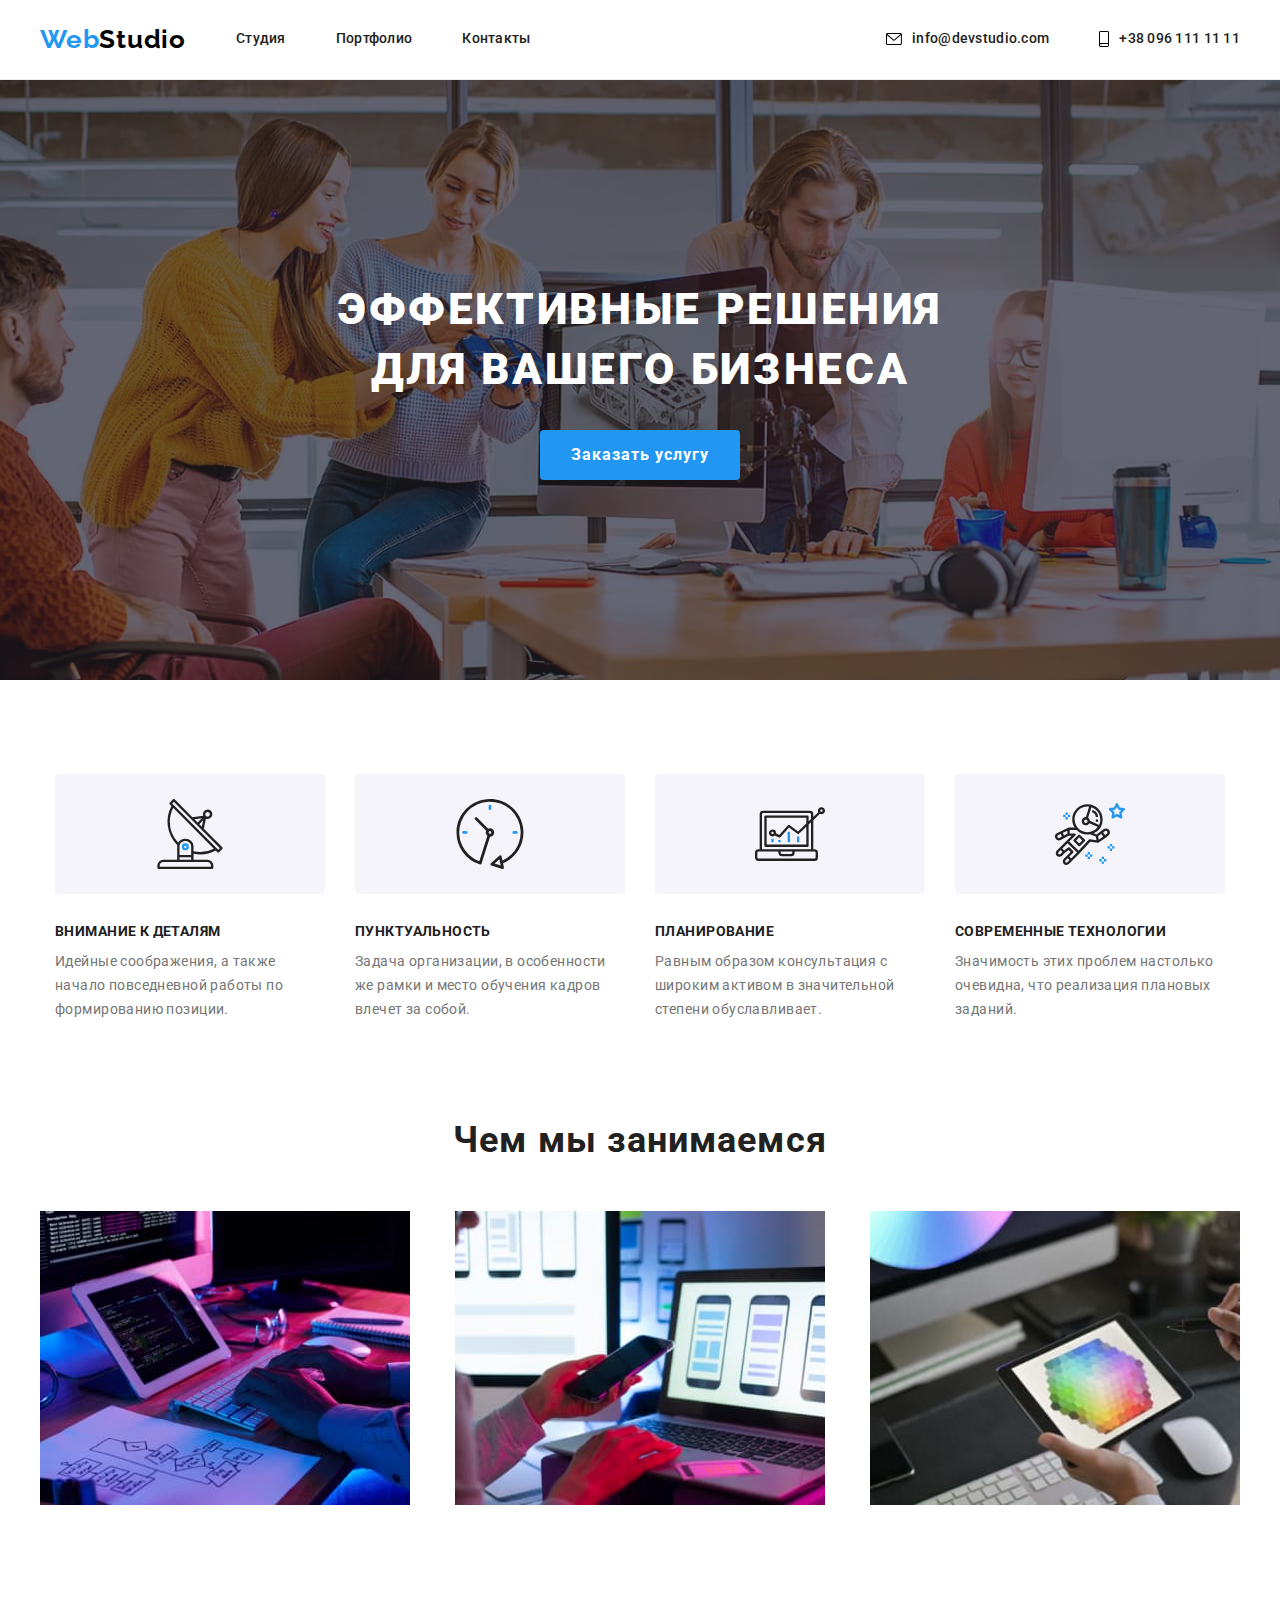
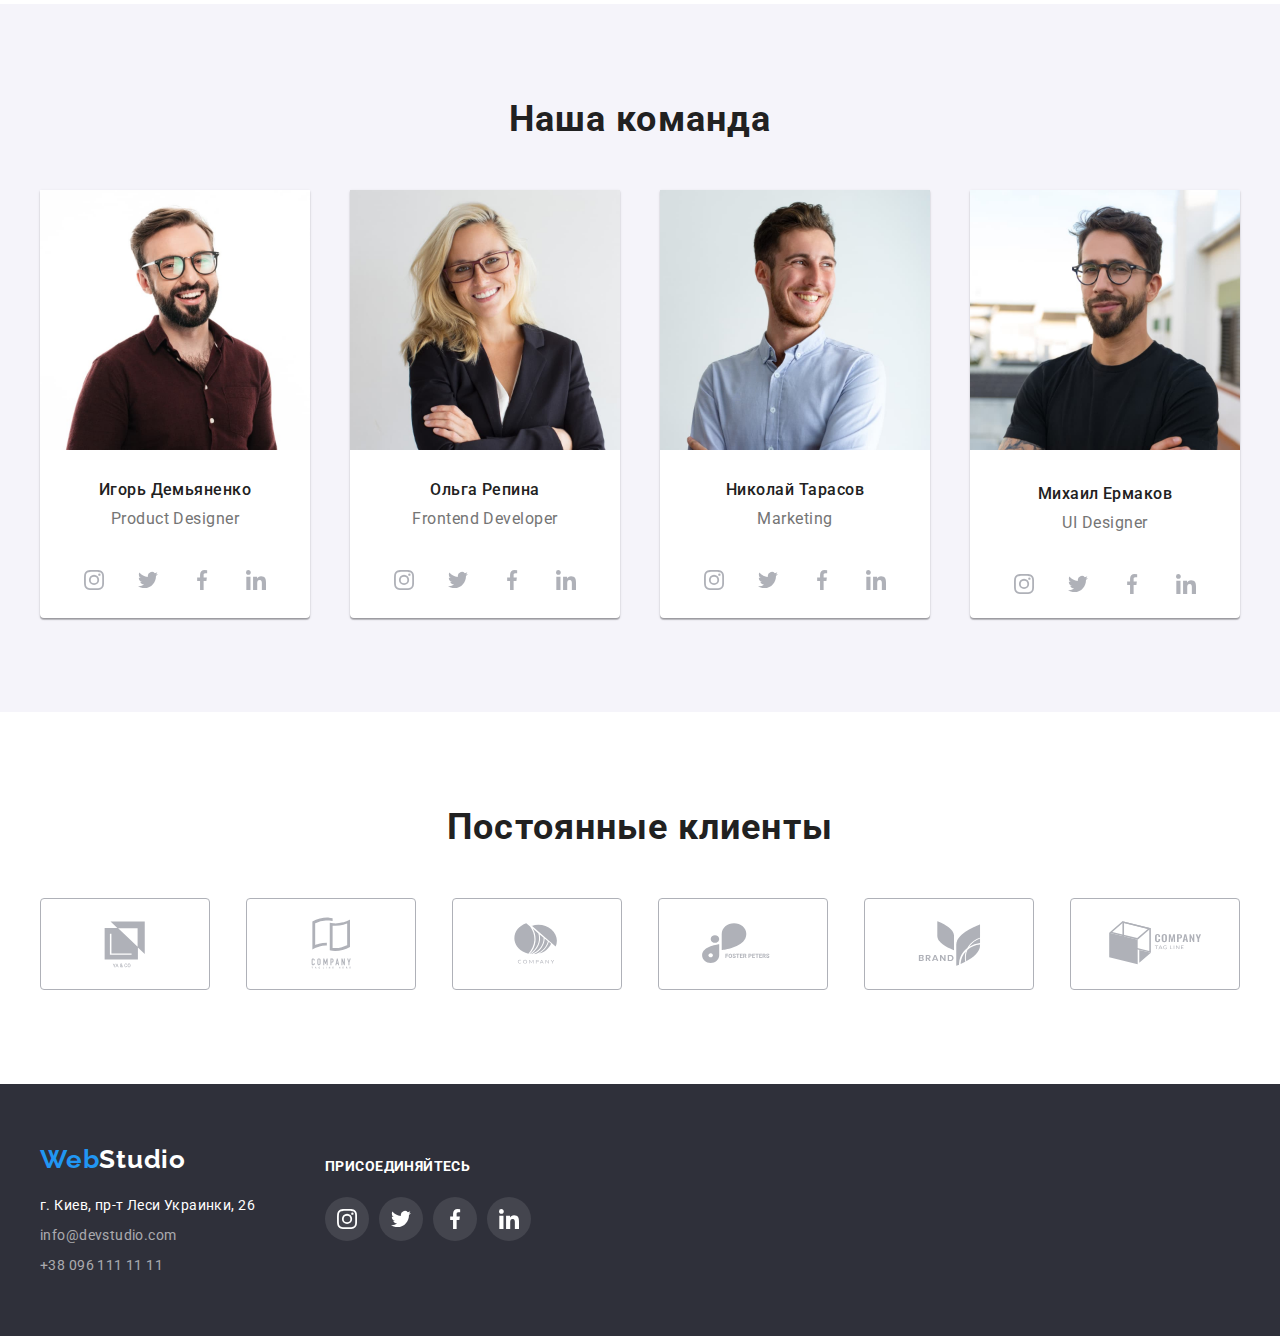
<file: index.html>
<!DOCTYPE html>
<html lang="ru">
<head>
    <meta charset="UTF-8">
    <meta http-equiv="X-UA-Compatible" content="IE=edge">
    <meta name="viewport" content="width=device-width, initial-scale=1.0">
    <title>Студия</title>
    <link rel="preconnect" href="https://fonts.googleapis.com">
    <link rel="preconnect" href="https://fonts.gstatic.com" crossorigin>
    <link href="https://fonts.googleapis.com/css2?family=Raleway:wght@700&family=Roboto:wght@400;500;700;900&display=swap"
        rel="stylesheet">
    <link rel="stylesheet" href="./css/modern-normalize.css">
    <link rel="stylesheet" href="./css/styles.css">
</head>
<body>
    
    <header class="header">
        <div class="container">
            <div class="header-style">
                <nav class="navbar">
                    <a href="/" class="logo">Web<span>Studio</span></a>
                    <ul class="nav-boxes">
                            <li class="nav-item"><a href="#" class="link">Студия</a></li>
                            <li class="nav-item"><a href="portfolio.html" class="link">Портфолио</a></li>
                            <li class="nav-item"><a href="#" class="link">Контакты</a></li>
                    </ul>
                </nav>
                <ul class="adress-boxes">
                    <li class="nav-item">
                        <svg width=16px height=12px>
                            <use href="./images/icons.svg#icon-mail"></use>
                        </svg>
                        <a href="mailto:info@devstudio.com" class="link">info@devstudio.com</a>
                    </li>
                    <li class="nav-item">
                        <svg width=10px height=16px>
                            <use href="./images/icons.svg#icon-smartphone"></use>
                        </svg>
                        <a href="tel:+380961111111" class="link">+38 096 111 11 11</a>
                    </li>
                </ul>
            </div>
        </div>
    </header>
    
    <main>
        
        <section class="hero-section">
            <div class="container">
                <h1 class="heading-first">Эффективные решения <br/> для вашего бизнеса</h1>
                <button class="order-button" type="button">Заказать услугу</button>
            </div>
        </section>
        
    <div class="middle-part">
        <section class="middle-section">
            <div class="container">
               <h2 hidden class="heading-second">Наше кредо</h2>
                <ul class="credo">
                    <li class="credo-item icon-antenna">
                        <!-- переделывает подключение иконок с :before на SVG-спрайт -->
                        <svg>
                            <use href="./images/icons.svg#icon-antenna"></use>
                        </svg>
                        <!-- окончание -->
                        <h3 class="heading-third">Внимание к деталям</h3>
                        <p class="text">Идейные соображения, а также начало повседневной работы по формированию позиции.</p>
                    </li>
                    <li class="credo-item icon-clock">
                        <!-- переделывает подключение иконок с :before на SVG-спрайт -->
                        <svg>
                            <use href="./images/icons.svg#icon-clock"></use>
                        </svg>
                        <!-- окончание -->
                        <h3 class="heading-third">Пунктуальность</h3>
                        <p class="text">Задача организации, в особенности же рамки и место обучения кадров влечет за собой.</p>
                    </li>
                    <li class="credo-item icon-diagrama">
                        <!-- переделывает подключение иконок с :before на SVG-спрайт -->
                        <svg>
                            <use href="./images/icons.svg#icon-diagrama"></use>
                        </svg>
                        <!-- окончание -->
                        <h3 class="heading-third">Планирование</h3>
                        <p class="text">Равным образом консультация с широким активом в значительной степени обуславливает.</p>
                    </li>
                    <li class="credo-item icon-astronaut">
                        <!-- переделывает подключение иконок с :before на SVG-спрайт -->
                        <svg>
                            <use href="./images/icons.svg#icon-astronaut"></use>
                        </svg>
                        <!-- окончание -->
                        <h3 class="heading-third">Современные технологии</h3>
                        <p class="text">Значимость этих проблем настолько очевидна, что реализация плановых заданий.</p>
                    </li> 
                </ul>
            </div>
        </section>
        <section class="example-section">
            <div class="container">
                <h2 class="heading-second">Чем мы занимаемся</h2>
                <ul class="do-example">
                    <li>
                        <img src="./images/img_main1.jpg" alt="Работа с кодом" width="370" height="294" />
                    </li>
                    <li>
                        <img src="./images/img_main2.jpg" alt="Дизайн мобильных приложений" width="370" height="294" />
                    </li>
                    <li>
                        <img src="./images/img_main3.jpg" alt="Цветовая палитра" width="370" height="294" />
                    </li>
                </ul>
            </div>
        </section>
    </div>    
        <section class="job-section">
            <div class="container">
                <h2 class="heading-second">Наша команда</h2>
                <ul class="employee-list">
                    <li class="employee">
                        <img class="employee-img" src="./images/img_main4.jpg" alt="Product Designer" width="270" height="260" />
                        <h4 class="heading-fourth">Игорь Демьяненко</h4>
                        <p class="job">Product Designer</p>
                        <ul class="employee-socials">
                            <li class="employee-socials-list">
                                <a href="#" class="employee-social-link" aria-label="Instagram">
                                    <svg width="20" height="20">
                                        <use href="./images/icons.svg#icon-instagram"></use>
                                    </svg>
                                </a>
                            </li>
                            <li>
                                <a href="#" class="employee-social-link" aria-label="Twitter">
                                    <svg width="20" height="20">
                                        <use href="./images/icons.svg#icon-twitter"></use>
                                    </svg>
                                </a>                                
                            </li>
                            <li>
                                <a href="#" class="employee-social-link" aria-label="Facebook">
                                    <svg width="20" height="20">
                                        <use href="./images/icons.svg#icon-facebook"></use>
                                    </svg>
                                </a>                                
                            </li>
                            <li>
                                <a href="#" class="employee-social-link" aria-label="Linkedin">
                                    <svg width="20" height="20">
                                        <use href="./images/icons.svg#icon-linkedin"></use>
                                    </svg>
                                </a>                                
                            </li>
                        </ul>
                    </li>
                    <li class="employee">
                        <img class="employee-img" src="./images/img_main5.jpg" alt="Frontend Developer" width="270" height="260" />
                        <h4 class="heading-fourth">Ольга Репина</h4>
                        <p class="job">Frontend Developer</p>
                        <ul class="employee-socials">
                            <li class="employee-socials-list">
                                <a href="#" class="employee-social-link" aria-label="Instagram">
                                    <svg width="20" height="20">
                                        <use href="./images/icons.svg#icon-instagram"></use>
                                    </svg>
                                </a>
                            </li>
                            <li>
                                <a href="#" class="employee-social-link" aria-label="Twitter">
                                    <svg width="20" height="20">
                                        <use href="./images/icons.svg#icon-twitter"></use>
                                    </svg>
                                </a>
                            </li>
                            <li>
                                <a href="#" class="employee-social-link" aria-label="Facebook">
                                    <svg width="20" height="20">
                                        <use href="./images/icons.svg#icon-facebook"></use>
                                    </svg>
                                </a>
                            </li>
                            <li>
                                <a href="#" class="employee-social-link" aria-label="Linkedin">
                                    <svg width="20" height="20">
                                        <use href="./images/icons.svg#icon-linkedin"></use>
                                    </svg>
                                </a>
                            </li>
                        </ul>
                    </li>
                    <li class="employee">
                        <img class="employee-img" src="./images/img_main6.jpg" alt="Marketing" width="270" height="260" />
                        <h4 class="heading-fourth">Николай Тарасов</h4>
                        <p class="job">Marketing</p>
                        <ul class="employee-socials">
                            <li class="employee-socials-list">
                                <a href="#" class="employee-social-link" aria-label="Instagram">
                                    <svg width="20" height="20">
                                        <use href="./images/icons.svg#icon-instagram"></use>
                                    </svg>
                                </a>
                            </li>
                            <li>
                                <a href="#" class="employee-social-link" aria-label="Twitter">
                                    <svg width="20" height="20">
                                        <use href="./images/icons.svg#icon-twitter"></use>
                                    </svg>
                                </a>
                            </li>
                            <li>
                                <a href="#" class="employee-social-link" aria-label="Facebook">
                                    <svg width="20" height="20">
                                        <use href="./images/icons.svg#icon-facebook"></use>
                                    </svg>
                                </a>
                            </li>
                            <li>
                                <a href="#" class="employee-social-link" aria-label="Linkedin">
                                    <svg width="20" height="20">
                                        <use href="./images/icons.svg#icon-linkedin"></use>
                                    </svg>
                                </a>
                            </li>
                        </ul>
                    </li>
                    <li class="employee">
                        <img src="./images/img_main7.jpg" alt="UI Designer" width="270" height="260" />
                        <h4 class="heading-fourth">Михаил Ермаков</h4>
                        <p class="job">UI Designer</p>
                        <ul class="employee-socials">
                            <li class="employee-socials-list">
                                <a href="#" class="employee-social-link" aria-label="Instagram">
                                    <svg width="20" height="20">
                                        <use href="./images/icons.svg#icon-instagram"></use>
                                    </svg>
                                </a>
                            </li>
                            <li>
                                <a href="#" class="employee-social-link" aria-label="Twitter">
                                    <svg width="20" height="20">
                                        <use href="./images/icons.svg#icon-twitter"></use>
                                    </svg>
                                </a>
                            </li>
                            <li>
                                <a href="#" class="employee-social-link" aria-label="Facebook">
                                    <svg width="20" height="20">
                                        <use href="./images/icons.svg#icon-facebook"></use>
                                    </svg>
                                </a>
                            </li>
                            <li>
                                <a href="#" class="employee-social-link" aria-label="Linkedin">
                                    <svg width="20" height="20">
                                        <use href="./images/icons.svg#icon-linkedin"></use>
                                    </svg>
                                </a>
                            </li>
                        </ul>
                    </li>
                </ul>
            </div>
        </section>
        <section class="client-section">
            <div class="container">
                <h2 class="heading-second">Постоянные клиенты</h2>
                <ul class="client-list">
                    <li class="client">
                        <svg>
                            <use href="./images/icons.svg#icon-client-1"></use>
                        </svg>
                    </li>
                    <li class="client">
                        <svg>
                            <use href="./images/icons.svg#icon-client-2"></use>
                        </svg>
                    </li>
                    <li class="client">
                        <svg>
                            <use href="./images/icons.svg#icon-client-3"></use>
                        </svg>
                    </li>
                    <li class="client">
                        <svg>
                            <use href="./images/icons.svg#icon-client-4"></use>
                        </svg>
                    </li>
                    <li class="client">
                        <svg>
                            <use href="./images/icons.svg#icon-client-5"></use>
                        </svg>
                    </li>
                    <li class="client">
                        <svg>
                            <use href="./images/icons.svg#icon-client-6"></use>
                        </svg>
                    </li>
                </ul>
            </div>
        </section>
    </main>
    <footer class="footer-box-index">
        <div class="container footer-part">
            <div class="style">
                <a href="/" class="logo">Web<span>Studio</span></a>
                <address>
                    <ul class="footer-contacts">
                        <li class="link-contact"><a href="https://www.google.com.ua/maps/place/%D0%B1%D1%83%D0%BB.+%D0%9B%D0%B5%D1%81%D0%B8+%D0%A3%D0%BA%D1%80%D0%B0%D0%B8%D0%BD%D0%BA%D0%B8,+4,+%D0%9A%D0%B8%D0%B5%D0%B2,+02000/@50.4374005,30.5238832,17z/data=!3m1!4b1!4m5!3m4!1s0x40d4cf01b91673c3:0xdbed44d1d9a69028!8m2!3d50.4374005!4d30.5260719?hl=ru" class="footer-contact area" target="_blank" rel="noreferrer noopener">г. Киев, пр-т Леси Украинки, 26</a></li>
                        <li class="link-contact"><a href="mailto:info@devstudio.com" class="footer-contact">info@devstudio.com</a></li>
                        <li class="link-contact"><a href="tel:+380961111111" class="footer-contact">+38 096 111 11 11</a></li>
                    </ul>
                </address>
            </div>
            <div class="style-join">    
                <h2 class="heading-second">присоединяйтесь</h2>
                <ul class="join-socials">
                    <li class="join-socials-list">
                        <a href="#" class="join-social-link" aria-label="Instagram">
                            <svg width="20" height="20">
                                <use href="./images/icons.svg#icon-instagram"></use>
                            </svg>
                        </a>
                    </li>
                    <li>
                        <a href="#" class="join-social-link" aria-label="Twitter">
                            <svg width="20" height="20">
                                <use href="./images/icons.svg#icon-twitter"></use>
                            </svg>
                        </a>
                    </li>
                    <li>
                        <a href="#" class="join-social-link" aria-label="Facebook">
                            <svg width="20" height="20">
                                <use href="./images/icons.svg#icon-facebook"></use>
                            </svg>
                        </a>
                    </li>
                    <li>
                        <a href="#" class="join-social-link" aria-label="Linkedin">
                            <svg width="20" height="20">
                                <use href="./images/icons.svg#icon-linkedin"></use>
                            </svg>
                        </a>
                    </li>
                </ul>
            </div>
        </div>
    </footer>
</body>
</html>
</file>
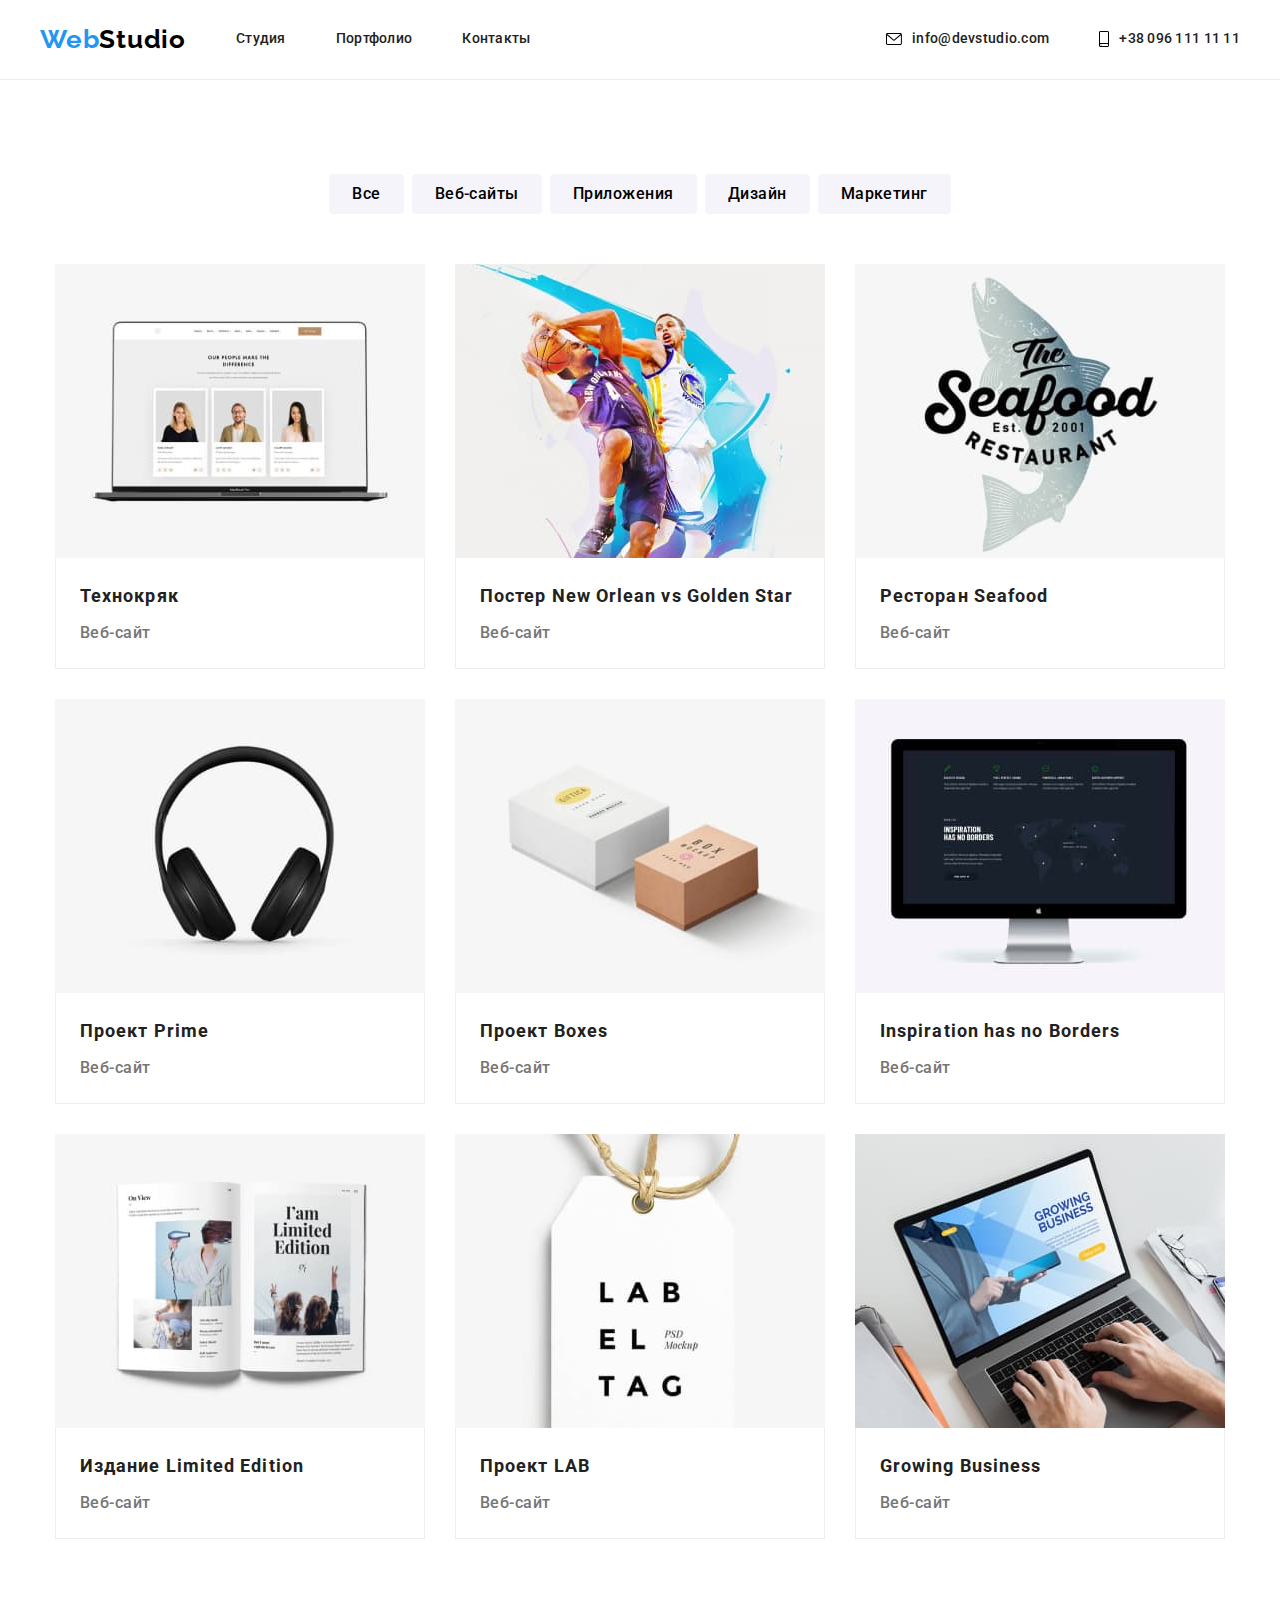
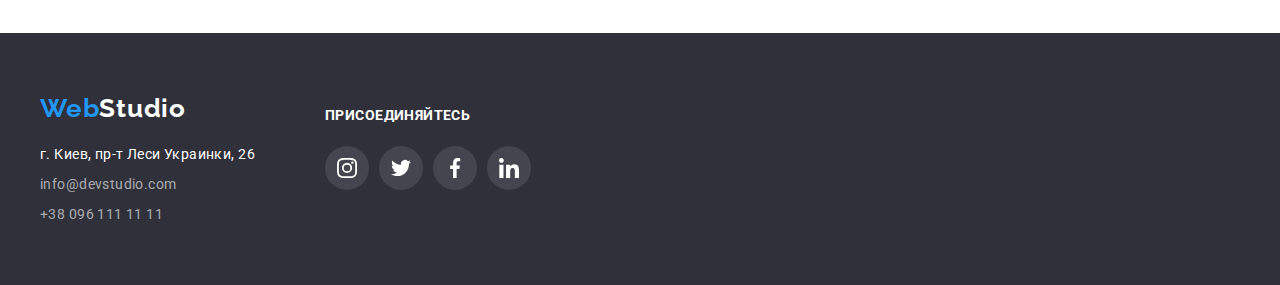
<file: portfolio.html>
<!DOCTYPE html>
<html lang="ru">

<head>
    <meta charset="UTF-8">
    <meta http-equiv="X-UA-Compatible" content="IE=edge">
    <meta name="viewport" content="width=device-width, initial-scale=1.0">
    <title>Портфолио</title>
    <link rel="preconnect" href="https://fonts.googleapis.com">
    <link rel="preconnect" href="https://fonts.gstatic.com" crossorigin>
    <link href="https://fonts.googleapis.com/css2?family=Raleway:wght@700&family=Roboto:wght@400;500;700;900&display=swap"
        rel="stylesheet">
    <link rel="stylesheet" href="./css/modern-normalize.css">
    <link rel="stylesheet" href="./css/styles.css">
</head>

<body>
    <header class="header">
        <div class="container">
            <div class="header-style">
                <nav class="navbar">
                    <a href="/" class="logo">Web<span>Studio</span></a>
                    <ul class="nav-boxes">
                        <li class="nav-item"><a href="index.html" class="link">Студия</a></li>
                        <li class="nav-item"><a href="#" class="link">Портфолио</a></li>
                        <li class="nav-item"><a href="#" class="link">Контакты</a></li>
                    </ul>
                </nav>
                <ul class="adress-boxes">
                    <li class="nav-item">
                        <svg width=16px height=12px>
                            <use href="./images/icons.svg#icon-mail"></use>
                        </svg>
                        <a href="mailto:info@devstudio.com" class="link">info@devstudio.com</a>
                    </li>
                    <li class="nav-item">
                        <svg width=10px height=16px>
                            <use href="./images/icons.svg#icon-smartphone"></use>
                        </svg>
                        <a href="tel:+380961111111" class="link">+38 096 111 11 11</a>
                    </li>
                </ul>
            </div>
        </div>
    </header>
    <main>
        <section class="section-button">
            <div class="container">
                <ul class="button-boxes">
                    <li class="button-item"><button class="button" type="button">Все</button></li>
                    <li class="button-item"><button class="button" type="button">Веб-сайты</button></li>
                    <li class="button-item"><button class="button" type="button">Приложения</button></li>
                    <li class="button-item"><button class="button" type="button">Дизайн</button></li>
                    <li class="button-item"><button class="button" type="button">Маркетинг</button></li>
                </ul>
            </div>
        </section>
        <section class="section-categories">
            <div class="container">
                <h1 hidden class="heading-first">Категории портфолио</h1>
                <ul class="categories">
                    <li class="category-item">
                        <a href="#" class="link">
                            <img class="category-img" src="./images/img_portfolio1.jpg" alt="Ноутбук" width="370" height="294"/>
                            <div class="portfolio-description">
                                <h2 class="portfolio-title">Технокряк</h2>
                                <p class="portfolio-text">Веб-сайт</p>  
                            </div>
                        </a>
                    </li>
                    <li class="category-item">
                        <a href="#" class="link">
                            <img class="category-img" src="./images/img_portfolio2.jpg" alt="Баскетболисты" width="370" height="294" />
                            <div class="portfolio-description">
                                <h2 class="portfolio-title">Постер New Orlean vs Golden Star</h2>
                                <p class="portfolio-text">Веб-сайт</p>
                            </div>
                        </a>
                    </li>
                    <li class="category-item">
                        <a href="#" class="link">
                            <img class="category-img" src="./images/img_portfolio3.jpg" alt="Лого ресторана морепродуктов" width="370" height="294" />
                            <div class="portfolio-description">
                                <h2 class="portfolio-title">Ресторан Seafood</h2>
                                <p class="portfolio-text">Веб-сайт</p>
                            </div>                            
                        </a>
                    </li>
                    <li class="category-item">
                        <a href="#" class="link">
                            <img class="category-img" src="./images/img_portfolio4.jpg" alt="Наушники" width="370" height="294" />
                            <div class="portfolio-description">
                                <h2 class="portfolio-title">Проект Prime</h2>
                                <p class="portfolio-text">Веб-сайт</p>
                            </div>                            
                        </a>
                    </li>
                    <li class="category-item">
                        <a href="#" class="link">
                            <img class="category-img" src="./images/img_portfolio5.jpg" alt="Картонные коробки" width="370" height="294" />
                            <div class="portfolio-description">
                                <h2 class="portfolio-title">Проект Boxes</h2>
                                <p class="portfolio-text">Веб-сайт</p>
                            </div>                            
                        </a>
                    </li>
                    <li class="category-item">
                        <a href="#" class="link">
                            <img class="category-img" src="./images/img_portfolio6.jpg" alt="Моноблок" width="370" height="294" />
                            <div class="portfolio-description">
                                <h2 class="portfolio-title">Inspiration has no Borders</h2>
                                <p class="portfolio-text">Веб-сайт</p> 
                            </div>                            
                        </a>
                    </li>
                    <li class="category-item">
                        <a href="#" class="link">
                            <img class="category-img" src="./images/img_portfolio7.jpg" alt="Открытая книга" width="370" height="294" />
                            <div class="portfolio-description">
                                <h2 class="portfolio-title">Издание Limited Edition</h2>
                                <p class="portfolio-text">Веб-сайт</p>
                            </div>                            
                        </a>
                    </li>
                    <li class="category-item">
                        <a href="#" class="link">
                            <img class="category-img" src="./images/img_portfolio8.jpg" alt="Бирка-визитка" width="370" height="294" />
                            <div class="portfolio-description">
                                <h2 class="portfolio-title">Проект LAB</h2>
                                <p class="portfolio-text">Веб-сайт</p>
                            </div>                            
                        </a>
                    </li>
                    <li class="category-item">
                        <a href="#" class="link">
                            <img class="category-img" src="./images/img_portfolio9.jpg" alt="Работа на ноутбуке" width="370" height="294" />
                            <div class="portfolio-description">
                                <h2 class="portfolio-title">Growing Business</h2>
                                <p class="portfolio-text">Веб-сайт</p>
                            </div>                            
                        </a>
                    </li>
                </ul>
            </div>          
        </section>
    </main>
    <footer class="footer-box-portfolio">
        <div class="container footer-part">
            <div class="style">
                <a href="/" class="logo">Web<span>Studio</span></a>
                <address>
                    <ul class="footer-contacts">
                        <li class="link-contact"><a href="https://www.google.com.ua/maps/place/%D0%B1%D1%83%D0%BB.+%D0%9B%D0%B5%D1%81%D0%B8+%D0%A3%D0%BA%D1%80%D0%B0%D0%B8%D0%BD%D0%BA%D0%B8,+4,+%D0%9A%D0%B8%D0%B5%D0%B2,+02000/@50.4374005,30.5238832,17z/data=!3m1!4b1!4m5!3m4!1s0x40d4cf01b91673c3:0xdbed44d1d9a69028!8m2!3d50.4374005!4d30.5260719?hl=ru"
                            class="footer-contact area" target="_blank" rel="noreferrer noopener">г. Киев, пр-т Леси Украинки, 26</a></li>
                        <li class="link-contact"><a href="mailto:info@devstudio.com" class="footer-contact">info@devstudio.com</a></li>
                        <li class="link-contact"><a href="tel:+380961111111" class="footer-contact">+38 096 111 11 11</a></li>
                    </ul>
                </address>
            </div>    
            <div class="style-join">
                <h2 class="heading-second">присоединяйтесь</h2>
                <ul class="join-socials">
                    <li class="join-socials-list">
                        <a href="#" class="join-social-link" aria-label="Instagram">
                            <svg width=20px height=20px>
                                <use href="./images/icons.svg#icon-instagram"></use>
                            </svg>
                        </a>
                    </li>
                    <li>
                        <a href="#" class="join-social-link" aria-label="Twitter">
                            <svg width=20px height=20px>
                                <use href="./images/icons.svg#icon-twitter"></use>
                            </svg>
                        </a>
                    </li>
                    <li>
                        <a href="#" class="join-social-link" aria-label="Facebook">
                            <svg width=20px height=20px>
                                <use href="./images/icons.svg#icon-facebook"></use>
                            </svg>
                        </a>
                    </li>
                    <li>
                        <a href="#" class="join-social-link" aria-label="Linkedin">
                            <svg width=20px height=20px>
                                <use href="./images/icons.svg#icon-linkedin"></use>
                            </svg>
                        </a>
                    </li>
                </ul>
            </div>
        </div>
    </footer>
</body>

</html>
</file>
<file: css/styles.css>
:root {
  --primery-color: #2196f3;
  --main-txt-color: #212121;
  --background-color: #e5e5e5;
  --background2-color: #2f303a;
  --background3-color: #f5f4fa;
  --primery-font: 'Roboto', san-serif;
  --secondary-font: 'Raleway', san-serif;
}
ul,
ol {
  list-style: none;
}

/*Вынесены общие стили*/

body {
  font-family: var(--primery-font);
  font-style: normal;
  font-weight: normal;
  background: var(--background-color);
  color: var(--main-txt-color);
}
a {
  text-decoration: none;
  margin: 0;
  padding: 0;
}
h1,
h2,
h3,
h4,
h5,
h6,
p {
  margin: 0;
  padding: 0;
}

/*Конец вынесения общих стилей*/

/*Вынесены стили хэдэра*/
.logo {
  font-family: var(--secondary-font);
  font-weight: bold;
  font-size: 26px;
  line-height: 1.19;
  letter-spacing: 0.03em;
  color: var(--primery-color);
}
.logo > span {
  color: #000000;
}
.link {
  font-weight: 500;
  font-size: 14px;
  line-height: 1.14;
  letter-spacing: 0.02em;
  color: var(--main-txt-color);
}
.link:hover {
  color: var(--primery-color);
}
.link:focus {
  color: var(--primery-color);
}
.link:active {
  color: var(--primery-color);
}
/*Конец вынесения стилей хэдера*/

/*Вынесены стили кнопок*/
.order-button {
  cursor: pointer;
  font-weight: bold;
  font-size: 16px;
  line-height: 1.88;
  letter-spacing: 0.06em;
  color: #ffffff;
  background: var(--primery-color);
  border-radius: 4px;
  border: 0;
  padding: 10px 0px;
  min-width: 200px;
}
.button {
  cursor: pointer;
  font-weight: 500;
  font-size: 16px;
  line-height: 1.63;
  letter-spacing: 0.03em;
  background-color: var(--background3-color);
  border-radius: 4px;
  border: 1px solid var(--background3-color);
}
.button:hover {
  background: var(--primery-color);
  border: 1px solid var(--primery-color);
  color: #ffffff;
  box-shadow: 0px 3px 1px rgba(0, 0, 0, 0.1), 0px 1px 2px rgba(0, 0, 0, 0.08),
    0px 2px 2px rgba(0, 0, 0, 0.12);
}
.bbutton:focus {
  background: var(--primery-color);
  border: 1px solid var(--primery-color);
  color: #ffffff;
}
/*Конец вынесения стилей кнопок*/

/*Вынесены стили заголовков и подписей*/
.heading-first {
  font-weight: 900;
  font-size: 44px;
  line-height: 1.36;
  letter-spacing: 0.06em;
  text-transform: uppercase;
  color: #ffffff;
}
.portfolio-title {
  font-weight: bold;
  font-size: 18px;
  line-height: 2;
  letter-spacing: 0.06em;
  color: var(--main-txt-color);
}
.heading-second {
  font-weight: bold;
  font-size: 36px;
  line-height: 1.17;
  letter-spacing: 0.03em;
}
.heading-third {
  font-weight: bold;
  font-size: 14px;
  line-height: 1.14;
  letter-spacing: 0.03em;
  text-transform: uppercase;
}
.heading-fourth {
  font-weight: 500;
  font-size: 16px;
  line-height: 1.19;
  letter-spacing: 0.03em;
}
.job {
  font-size: 16px;
  line-height: 1.19;
  letter-spacing: 0.03em;
  color: #757575;
}

.portfolio-text {
  font-size: 16px;
  line-height: 1.88;
  letter-spacing: 0.03em;
  color: #757575;
}
/*Конец вынесения стилей заголовков и подписей*/

/*Вынесены стили абзацов*/
.text {
  font-size: 14px;
  line-height: 1.71;
  letter-spacing: 0.03em;
  color: #757575;
}
/*Конец вынесения стилей абзацов*/

/*Вынесены стили футера*/
.footer-contact {
  font-family: var(--primery-font);
  font-style: normal;
  font-weight: normal;
  font-size: 14px;
  line-height: 1.5;
  letter-spacing: 0.03em;
  color: rgba(255, 255, 255, 0.6);
}
.footer-contact.area {
  color: #ffffff;
}
.footer-box-portfolio > .container > .style > .logo > span,
.footer-box-index > .container > .style > .logo > span {
  color: #ffffff;
}
.style-join > .heading-second {
  font-family: var(--primery-font);
  font-style: normal;
  font-weight: bold;
  font-size: 14px;
  line-height: 1.5;
  letter-spacing: 0.03em;
  text-transform: uppercase;
  text-align: left;
  color: #ffffff;
  padding: 0;
}

/*Конец вынесения стилей футера*/

.container {
  width: 1200px;
  margin: 0 auto 0;
  /* border: 2px solid tomato; */
}

/*========================= Header ===================================*/
.header {
  height: 80px;
  background-color: #ffffff;
  text-align: center;
  border-bottom: 1px solid #ececec;
  padding: 24px 0 25px 0;
}
.header-style,
.navbar,
.adress-boxes,
.nav-boxes {
  display: flex;
  align-items: center;
  padding: 0;
  margin: 0;
}
.logo {
  margin-right: 50px;
  margin-left: 0px;
}
.adress-boxes {
  margin-left: auto;
}
.nav-item {
  display: flex;
  align-items: center;
  padding: 0;
  margin: 0 0 0 auto;
}
.nav-item:not(:last-child) {
  margin-right: 50px;
}
.link:not(:last-child) {
  margin-right: 50px;
}
.nav-item svg {
  margin: 0px 10px 0px 0px;
}
.nav-item:hover svg,
.nav-item:focus svg {
  fill: var(--primery-color);
}
/*========================= Hero ===================================*/
.hero-section {
  background-image: linear-gradient(to right, rgba(47, 48, 58, 0.4), rgba(47, 48, 58, 0.4)),
    url(../images/img-bg.jpg);
  background-color: var(--background2-color);
  background-position: center;
  background-repeat: no-repeat;
  background-size: cover;
  text-align: center;
  padding: 200px 0px;
  max-width: 1600px;
  height: 600px;
  margin: 0 auto 0;
}
.heading-first {
  /* padding-top: 200px; */
  padding-bottom: 30px;
}

/*========================= Buttons portfolio ===================================*/
.section-button {
  background-color: #ffffff;
}
.button-boxes {
  display: flex;
  justify-content: center;
  margin: 0;
  padding: 94px 0px 50px 0px;
}
.button-item:not(:last-child) {
  margin-right: 8px;
}
.button {
  padding: 6px 22px;
}

/*========================= Categories portfolio ===================================*/
.section-categories {
  background-color: #ffffff;
  padding: 0px 0px 94px 0px;
}
.categories {
  display: flex;
  flex-wrap: wrap;
  padding: 0;
  margin: 0;
  justify-content: center;
}
.category-img {
  display: block;
}
.category-item {
  background-color: #ffffff;
}
.portfolio-description {
  padding: 20px 0px;
  border: 1px solid #eeeeee;
  border-top: none;
}
.category-item:not(:nth-child(3n)) {
  margin-right: 30px;
}
.category-item:not(:nth-child(n + 7)) {
  margin-bottom: 30px;
}
.portfolio-title,
.portfolio-text {
  margin: 0 24px;
}
.portfolio-text {
  margin-top: 4px;
}
.category-item:hover,
.category-item:focus {
  box-shadow: 0px 1px 1px rgba(0, 0, 0, 0.12), 0px 4px 4px rgba(0, 0, 0, 0.06),
    1px 4px 6px rgba(0, 0, 0, 0.16);
}
/*========================= Credo ===================================*/
.middle-section {
  padding: 94px 0px;
  background-color: #ffffff;
}
.credo {
  display: flex;
  margin: 0;
  justify-content: center;
  height: 251px;
  padding: 0px;
}
.credo-item {
  width: 270px;
  height: auto;
}
/* --переделывает подключение иконок с SVG-спрайт на :before -- */
/* .credo-item::before {
  content: '';
  display: block;
  height: 120px;
  background-color: #f5f4fa;
  background-position: center;
  background-repeat: no-repeat;
  border-radius: 4px;
  margin-bottom: 30px;
} */
/* .icon-antenna::before {
  background-image: url(../images/icon-antenna.svg);
}
.icon-clock::before {
  background-image: url(../images/icon-clock.svg);
}
.icon-diagrama::before {
  background-image: url(../images/icon-diagrama.svg);
}
.icon-astronaut::before {
  background-image: url(../images/icon-astronaut.svg);
} */
/* ----------------------------------------------------- */
.credo-item:not(:last-child) {
  margin-right: 30px;
}
.heading-third {
  margin-bottom: 10px;
}

/* --переделывает подключение иконок с :before SVG-спрайт-- */
.credo-item > svg {
  content: '';
  display: block;
  width: 270px;
  height: 120px;
  margin-bottom: 30px;
  background-color: #f5f4fa;
  background-position: center;
  background-repeat: no-repeat;
  border-radius: 4px;
}

/*========================= Example ===================================*/
.example-section {
  padding: 0px 0px 94px 0px;
  background-color: #ffffff;
}
.heading-second {
  padding-bottom: 50px;
  text-align: center;
}

.do-example {
  display: flex;
  justify-content: space-between;
  /* padding-bottom: 94px; */
  margin: 0;
  padding-left: 0;
}
.employee-img {
  display: block;
}

/*========================= Team ===================================*/
.job-section {
  background-color: var(--background3-color);
  padding: 94px 0px;
}

.employee-list {
  display: flex;
  justify-content: space-between;
  padding-right: 0;
  margin: 0;
  padding-left: 0;
}
.employee {
  height: 428px;
  /* margin-bottom: 94px; */
  background: #ffffff;
  box-shadow: 0px 1px 3px rgba(0, 0, 0, 0.12), 0px 1px 1px rgba(0, 0, 0, 0.14),
    0px 2px 1px rgba(0, 0, 0, 0.2);
  border-radius: 0px 0px 4px 4px;
}
.heading-fourth,
.job {
  text-align: center;
  margin: 0px;
}
.heading-fourth {
  margin-top: 30px;
}
.job {
  margin-top: 10px;
}
.employee-socials {
  display: flex;
  justify-content: center;
  margin: 30px 32px 16px 32px;
  padding: 0;
}
.employee-socials li:not(:last-child) {
  margin-right: 10px;
}
.employee-social-link {
  display: flex;
  width: 44px;
  height: 44px;
  justify-content: center;
  align-items: center;
  border-radius: 50%;
}
.employee-social-link svg {
  fill: #afb1b8;
}
.employee-social-link:hover,
.employee-social-link:focus {
  background-color: var(--primery-color);
}
.employee-social-link:hover svg,
.employee-social-link:focus svg {
  fill: #ffffff;
}
/*========================= Clients ===================================*/
.client-section {
  background-color: #ffffff;
  padding: 94px 0px;
}
.client-list {
  display: flex;
  justify-content: space-between;
  padding-right: 0;
  margin: 0;
  padding-left: 0;
}
.client {
  display: flex;
  height: 92px;
  width: 170px;
  border: 1px solid #afb1b8;
  border-radius: 4px;
  margin: 0px;
  fill: #afb1b8;
  cursor: pointer;
}

.client:hover,
.client:focus {
  fill: var(--primery-color);
  border: 1px solid var(--primery-color);
}
/*========================= Footer ===================================*/
.footer-box-index,
.footer-box-portfolio {
  background-color: var(--background2-color);
}
.footer-part {
  display: flex;
}
.style {
  display: flex;
  flex-direction: column;
  padding: 60px 70px 60px 0px;
  /* width: 400px; */
}
.footer-box-index > .container > .style > .logo {
  padding-bottom: 20px;
  margin: 0;
}
.footer-box-portfolio > .container > .style > .logo {
  padding-bottom: 20px;
  margin: 0;
}
.footer-contacts {
  padding-left: 0;
  margin: 0;
}
.link-contact:not(:last-child) {
  margin: 0px 0px 9px 0px;
}
.style-join {
  display: flex;
  flex-direction: column;
  padding-top: 72px;
}
.join-socials {
  display: flex;
  justify-content: center;
  margin: 20px 10px 0px 0px;
  padding: 0;
}
.join-socials li:not(:last-child) {
  margin-right: 10px;
}
.join-social-link {
  display: flex;
  width: 44px;
  height: 44px;
  justify-content: center;
  align-items: center;
  border-radius: 50%;
  background: rgba(255, 255, 255, 0.1);
}
.join-social-link svg {
  fill: #ffffff;
}
.join-social-link:hover,
.join-social-link:focus {
  background-color: var(--primery-color);
}
</file>
